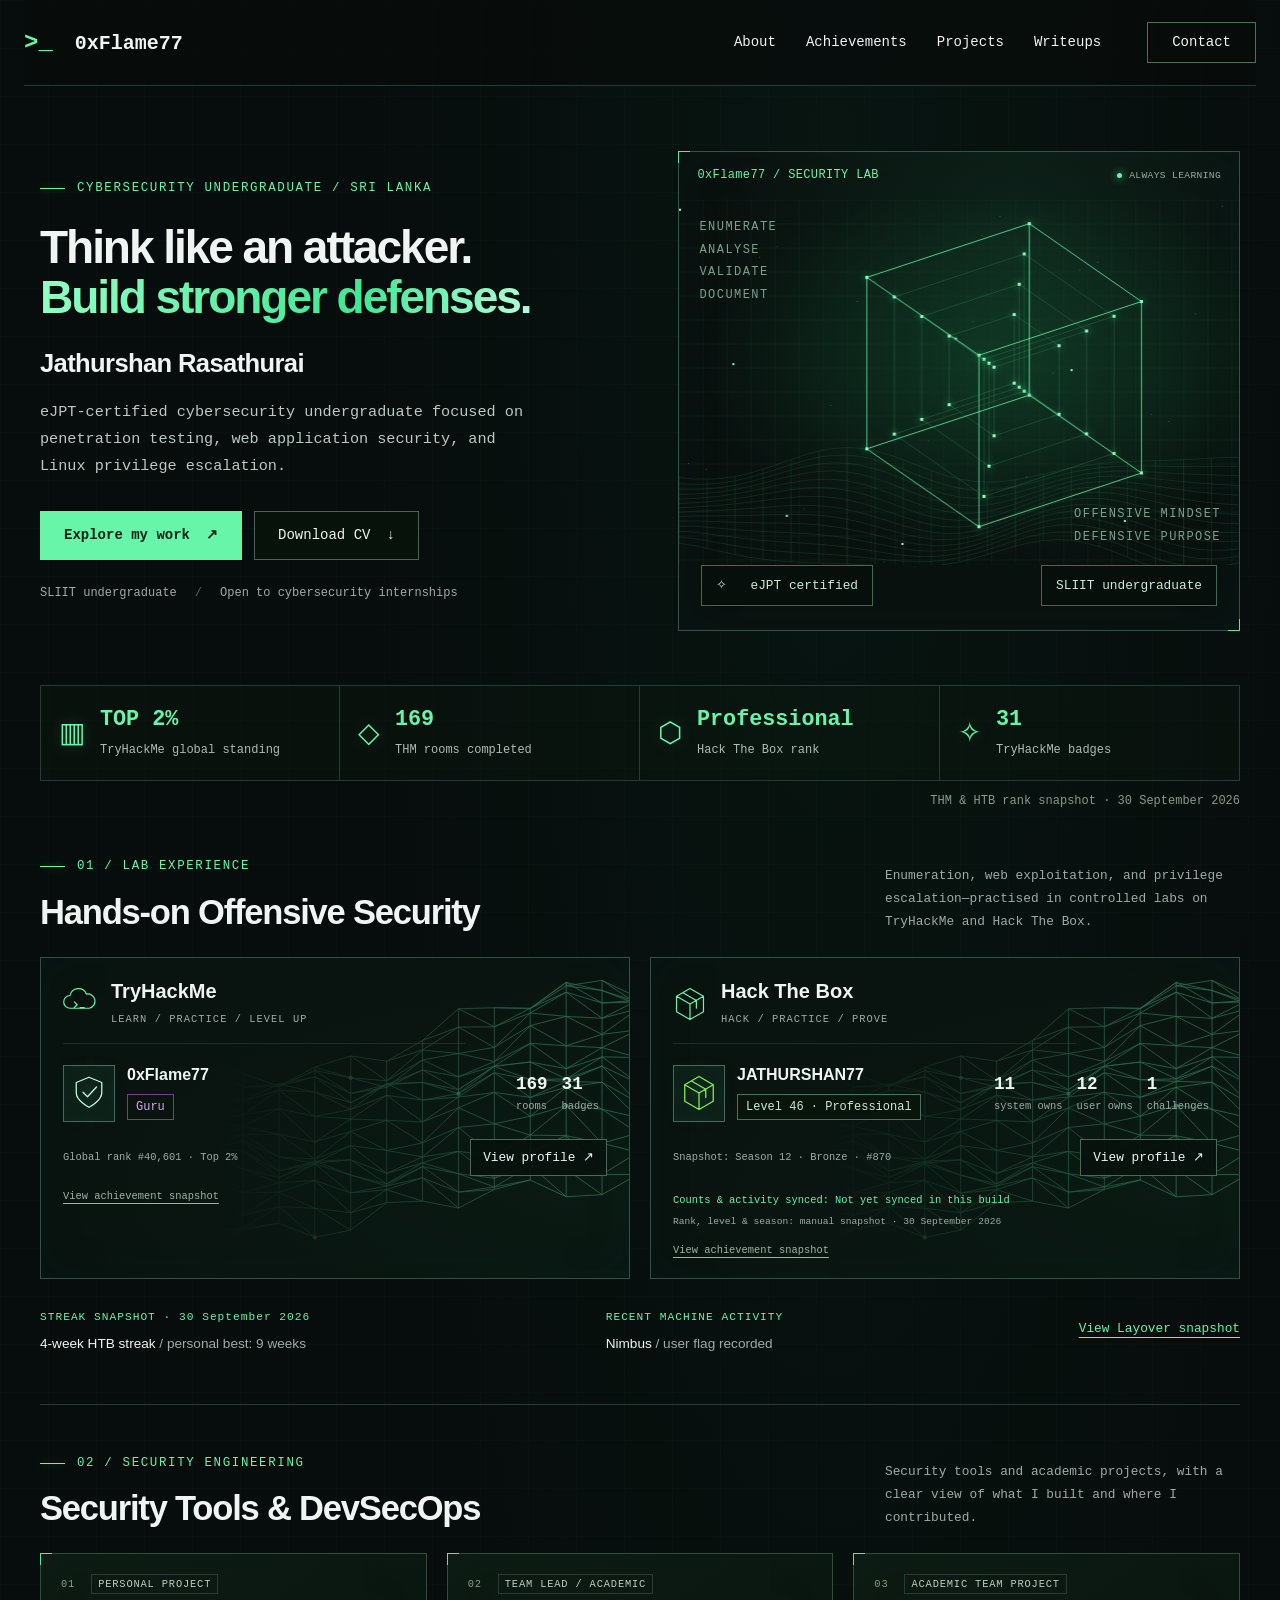
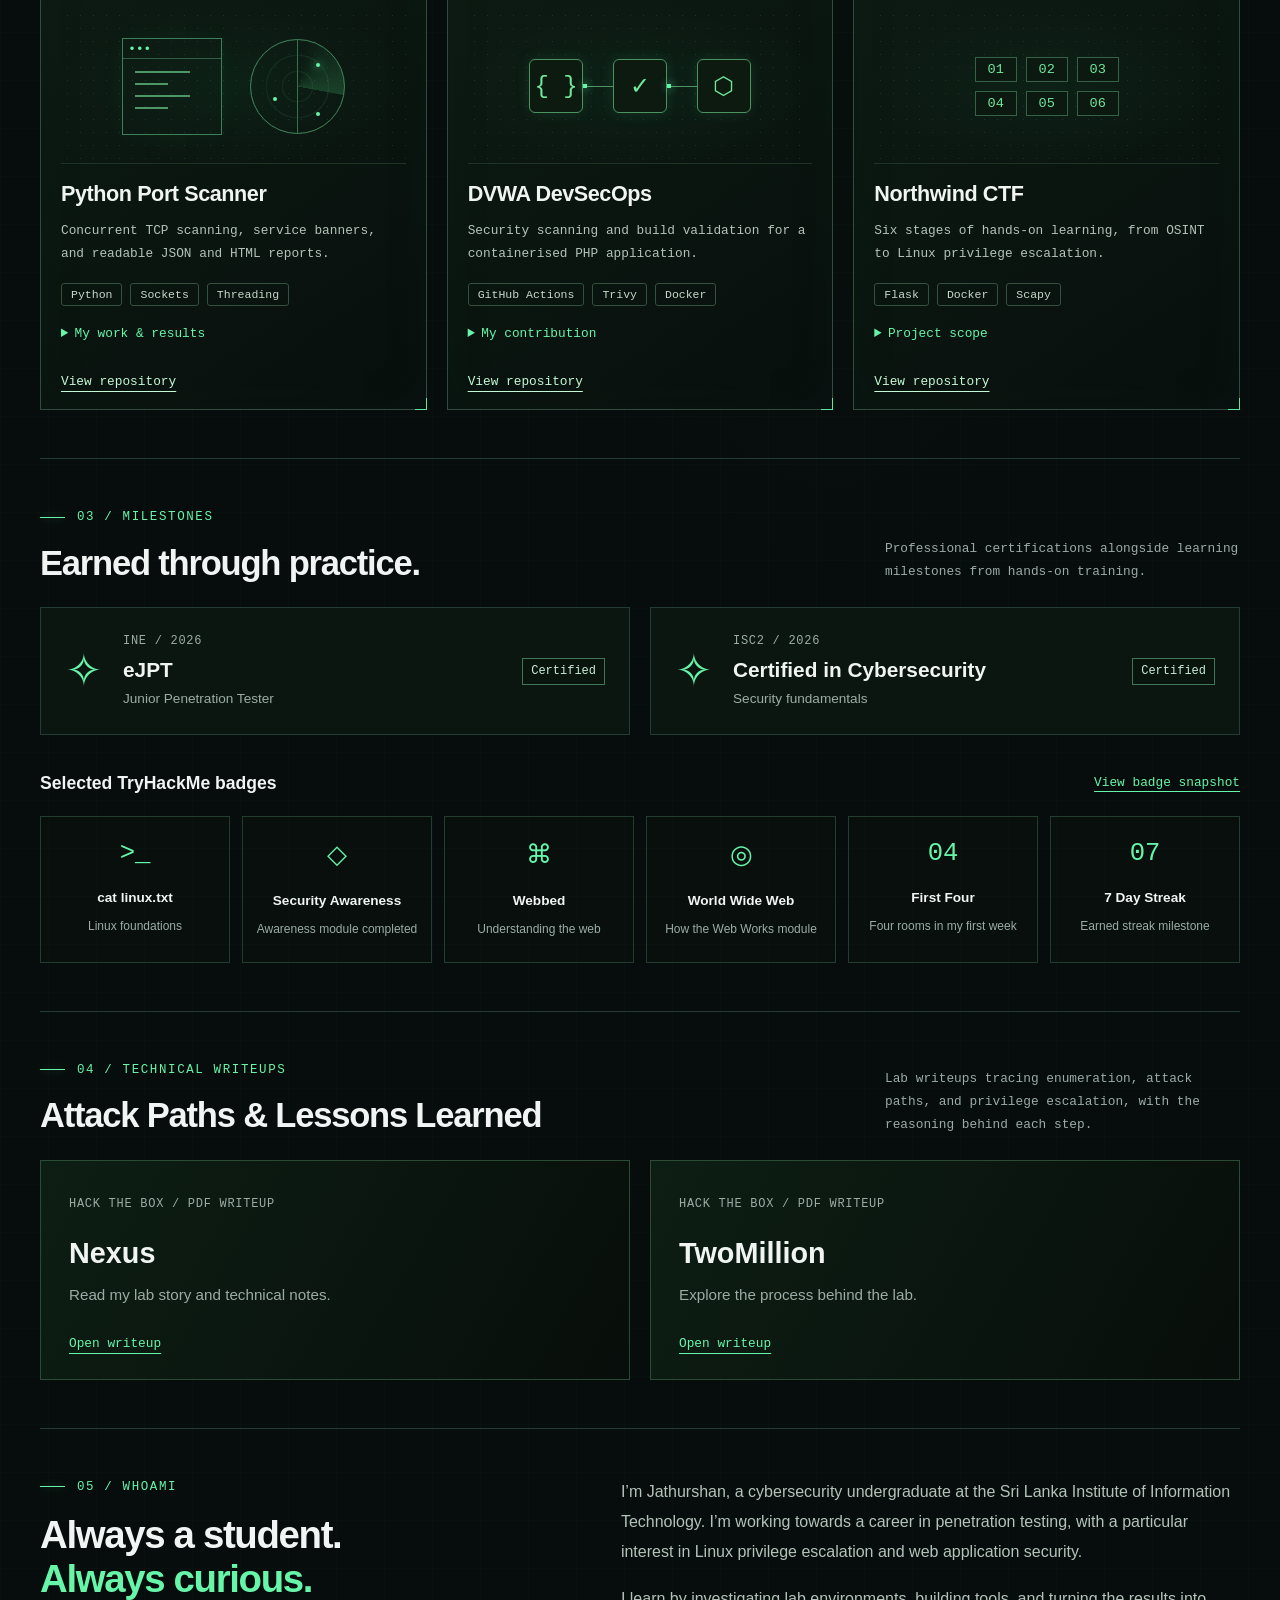
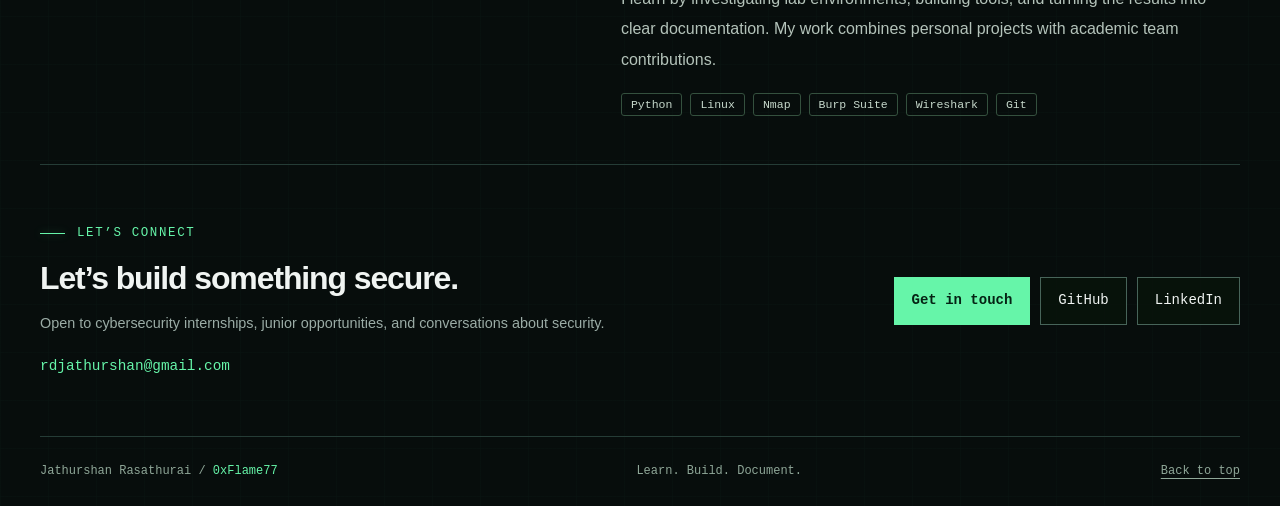
<file: site/index.html>
<!doctype html>
<html lang="en"><head><meta charset="utf-8"><meta name="viewport" content="width=device-width, initial-scale=1"><meta name="theme-color" content="#070d0c"><title>0xFlame77 | Jathurshan Rasathurai — Cybersecurity Portfolio</title><meta name="description" content="Jathurshan Rasathurai: eJPT-certified cybersecurity undergraduate. Explore Hack The Box and TryHackMe achievements, security tools, DevSecOps projects and writeups."><link rel="icon" href="favicon.svg" type="image/svg+xml"><link rel="stylesheet" href="style.css?v=4"><script src="app.js?v=3" defer></script></head>
<body><div class="scroll-progress" aria-hidden="true"></div><a href="#main" class="skip">Skip to content</a>
<header class="header"><a class="brand" href="#home" aria-label="0xFlame77 home"><span class="prompt-mark">&gt;_</span> 0xFlame77</a><button id="menu-button" class="menu-button" aria-expanded="false" aria-controls="navigation">Menu</button><nav id="navigation" aria-label="Main navigation"><a href="#about">About</a><a href="#achievements">Achievements</a><a href="#projects">Projects</a><a href="#writeups">Writeups</a><a href="#contact" class="nav-contact">Contact</a></nav></header>
<main id="main"><section class="hero wrap" id="home"><div class="hero-copy"><p class="eyebrow">CYBERSECURITY UNDERGRADUATE / SRI LANKA</p><h1>Think like an attacker.<br><span>Build stronger defenses.</span></h1><p class="name">Jathurshan Rasathurai</p><p class="intro">eJPT-certified cybersecurity undergraduate focused on penetration testing, web application security, and Linux privilege escalation.</p><div class="actions"><a class="button primary" href="#projects">Explore my work <span aria-hidden="true">↗</span></a><a class="button" href="assets/Jathurshan_Rasathurai_CV.pdf" download>Download CV <span aria-hidden="true">↓</span></a></div><div class="hero-foot"><span>SLIIT undergraduate</span><span>Open to cybersecurity internships</span></div></div><div class="lab-panel"><div class="panel-top"><span>0xFlame77 / SECURITY LAB</span><span class="lab-status"><i></i> ALWAYS LEARNING</span></div><div class="network-art" aria-hidden="true"><canvas id="network"></canvas><span class="art-note">ENUMERATE<br>ANALYSE<br>VALIDATE<br>DOCUMENT</span><span class="art-caption">OFFENSIVE MINDSET<br>DEFENSIVE PURPOSE</span></div><div class="hero-credentials"><span>✧ &nbsp; eJPT certified</span><span>SLIIT undergraduate</span></div></div></section>
<section class="stats wrap" aria-label="Achievement highlights"><div><span class="stat-symbol" aria-hidden="true">▥</span><p><strong>TOP 2%</strong><span>TryHackMe global standing</span></p></div><div><span class="stat-symbol" aria-hidden="true">◇</span><p><strong>169</strong><span>THM rooms completed</span></p></div><div><span class="stat-symbol" aria-hidden="true">⬡</span><p><strong>Professional</strong><span>Hack The Box rank</span></p></div><div><span class="stat-symbol" aria-hidden="true">✧</span><p><strong>31</strong><span>TryHackMe badges</span></p></div></section><p class="snapshot wrap">THM &amp; HTB rank snapshot · 30 September 2026</p>
<section id="achievements" class="section wrap"><div class="section-heading"><div><p class="eyebrow">01 / LAB EXPERIENCE</p><h2>Hands-on Offensive Security</h2></div><p>Enumeration, web exploitation, and privilege escalation—practised in controlled labs on TryHackMe and Hack The Box.</p></div><div class="platform-grid"><article class="platform-card"><div class="platform-heading"><span class="platform-icon"><svg viewBox="0 0 48 50" fill="none" stroke="currentColor" stroke-width="1.7" stroke-linecap="round" stroke-linejoin="round" aria-hidden="true"><path d="M10 31a9 9 0 0 1 0-18 12 12 0 0 1 23-2 10 10 0 1 1 4 20H10Z"/><path d="m16 22 4 4-4 4m8 0h6"/></svg></span><div><h3>TryHackMe</h3><p class="micro">LEARN / PRACTICE / LEVEL UP</p></div></div><div class="profile-row"><div class="profile-identity"><span class="profile-emblem"><svg viewBox="0 0 48 50" fill="none" stroke="currentColor" stroke-width="1.7" stroke-linecap="round" stroke-linejoin="round" aria-hidden="true"><path d="m24 4 17 7v14c0 10-17 19-17 19S7 35 7 25V11Z"/><path d="m16 24 6 6 12-13"/></svg></span><div><h4>0xFlame77</h4><span class="rank purple">Guru</span></div></div><div class="profile-metrics"><strong>169 <span>rooms</span></strong><strong>31 <span>badges</span></strong></div></div><div class="platform-bottom"><span>Global rank #40,601 · Top 2%</span><a class="small-button" href="https://tryhackme.com/p/0xFlame77" target="_blank" rel="noopener noreferrer">View profile <span aria-hidden="true">↗</span></a></div><button class="evidence-link" data-evidence="tryhackme-profile.png" data-title="TryHackMe profile · 30 September 2026">View achievement snapshot</button></article><article class="platform-card"><div class="platform-heading"><span class="platform-icon cube-icon"><svg viewBox="0 0 48 50" fill="none" stroke="currentColor" stroke-width="1.7" stroke-linecap="round" stroke-linejoin="round" aria-hidden="true"><path d="m24 3 19 11v22L24 47 5 36V14Z M5 14l19 11 19-11M24 25v22M14 9l19 11v11"/></svg></span><div><h3>Hack The Box</h3><p class="micro">HACK / PRACTICE / PROVE</p></div></div><div class="profile-row"><div class="profile-identity"><span class="profile-emblem htb-emblem"><svg viewBox="0 0 48 50" fill="none" stroke="currentColor" stroke-width="1.7" stroke-linecap="round" stroke-linejoin="round" aria-hidden="true"><path d="m24 3 19 11v22L24 47 5 36V14Z M5 14l19 11 19-11M24 25v22M14 9l19 11v11"/></svg></span><div><h4>JATHURSHAN77</h4><span class="rank">Level 46 · Professional</span></div></div><div class="profile-metrics"><strong>11 <span>system owns</span></strong><strong>12 <span>user owns</span></strong><strong>1 <span>challenges</span></strong></div></div><div class="platform-bottom"><span>Snapshot: Season 12 · Bronze · #870</span><a class="small-button" href="https://app.hackthebox.com/users/2170950" target="_blank" rel="noopener noreferrer">View profile <span aria-hidden="true">↗</span></a></div><p class="sync-status">Counts &amp; activity synced: Not yet synced in this build</p><p class="sync-note">Rank, level &amp; season: manual snapshot · 30 September 2026</p><button class="evidence-link" data-evidence="htb-profile.png" data-title="Hack The Box profile · 30 September 2026">View achievement snapshot</button></article></div><div class="achievement-details"><div><span class="green mono">STREAK SNAPSHOT · 30 September 2026</span><p>4-week HTB streak <span class="muted">/ personal best: 9 weeks</span></p></div><div><span class="green mono">RECENT MACHINE ACTIVITY</span><p>Nimbus <span class="muted">/ user flag recorded</span></p></div><button class="text-button" data-evidence="htb-layover.png" data-title="Layover completion activity">View Layover snapshot</button></div></section>
<section id="projects" class="section wrap"><div class="section-heading"><div><p class="eyebrow">02 / SECURITY ENGINEERING</p><h2>Security Tools &amp; DevSecOps</h2></div><p>Security tools and academic projects, with a clear view of what I built and where I contributed.</p></div><div class="project-grid"><article class="project-card"><div class="project-label"><span>01</span><span>PERSONAL PROJECT</span></div><div class="project-art scanner-art" aria-hidden="true"><div class="code-lines"><i></i><i></i><i></i><i></i></div><div class="radar"><i></i></div></div><h3>Python Port Scanner</h3><p>Concurrent TCP scanning, service banners, and readable JSON and HTML reports.</p><div class="tags"><span>Python</span><span>Sockets</span><span>Threading</span></div><details><summary>My work &amp; results</summary><p>Built a TCP connect scanner with configurable workers, timeouts, and port ranges. Added banner grabbing for SSH, FTP, SMTP, HTTP, and HTTPS.</p><p>A documented localhost test scanned 10,000 ports in 2.88 seconds. Performance depends on the target and environment.</p></details><a class="project-link" href="https://github.com/JATHURSHAN-R/py-port-scanner" target="_blank" rel="noopener noreferrer">View repository</a></article><article class="project-card"><div class="project-label"><span>02</span><span>TEAM LEAD / ACADEMIC</span></div><div class="project-art pipeline-art" aria-hidden="true"><span>{ }</span><i></i><span>✓</span><i></i><span>⬡</span></div><h3>DVWA DevSecOps</h3><p>Security scanning and build validation for a containerised PHP application.</p><div class="tags"><span>GitHub Actions</span><span>Trivy</span><span>Docker</span></div><details><summary>My contribution</summary><p>Lead a four-member academic team. My scope covers SQL injection remediation, platform integration, build validation, and container scanning.</p><p>The shared workflow includes Semgrep, Composer audit, Gitleaks, and Trivy. A failing security gate is reported as a finding, not presented as proof of a secure application.</p></details><a class="project-link" href="https://github.com/JATHURSHAN-R/IE3142-DVWA-DevSecOps" target="_blank" rel="noopener noreferrer">View repository</a></article><article class="project-card"><div class="project-label"><span>03</span><span>ACADEMIC TEAM PROJECT</span></div><div class="project-art stages-art" aria-hidden="true"><span>01</span><span>02</span><span>03</span><span>04</span><span>05</span><span>06</span></div><h3>Northwind CTF</h3><p>Six stages of hands-on learning, from OSINT to Linux privilege escalation.</p><div class="tags"><span>Flask</span><span>Docker</span><span>Scapy</span></div><details><summary>Project scope</summary><p>Contributed to a team learning environment covering OSINT, steganography, web security, cryptography, packet analysis, and Linux security.</p><p>Challenge components are documented in the repository. Full event deployment and CTFd configuration are separate validation steps.</p></details><a class="project-link" href="https://github.com/JATHURSHAN-R/northwind-ctf" target="_blank" rel="noopener noreferrer">View repository</a></article></div></section>
<section class="section wrap" id="credentials"><div class="section-heading"><div><p class="eyebrow">03 / MILESTONES</p><h2>Earned through practice.</h2></div><p>Professional certifications alongside learning milestones from hands-on training.</p></div><div class="credentials"><article><span class="credential-icon" aria-hidden="true">✧</span><div><p class="micro">INE / 2026</p><h3>eJPT</h3><p>Junior Penetration Tester</p></div><span class="rank">Certified</span></article><article><span class="credential-icon" aria-hidden="true">✧</span><div><p class="micro">ISC2 / 2026</p><h3>Certified in Cybersecurity</h3><p>Security fundamentals</p></div><span class="rank">Certified</span></article></div><div class="badge-top"><h3>Selected TryHackMe badges</h3><button class="text-button" data-evidence="thm-badges.png" data-title="Earned TryHackMe badges">View badge snapshot</button></div><div class="badge-grid"><article><span aria-hidden="true">&gt;_</span><h4>cat linux.txt</h4><p>Linux foundations</p></article><article><span aria-hidden="true">◇</span><h4>Security Awareness</h4><p>Awareness module completed</p></article><article><span aria-hidden="true">⌘</span><h4>Webbed</h4><p>Understanding the web</p></article><article><span aria-hidden="true">◎</span><h4>World Wide Web</h4><p>How the Web Works module</p></article><article><span aria-hidden="true">04</span><h4>First Four</h4><p>Four rooms in my first week</p></article><article><span aria-hidden="true">07</span><h4>7 Day Streak</h4><p>Earned streak milestone</p></article></div></section>
<section class="section wrap" id="writeups"><div class="section-heading"><div><p class="eyebrow">04 / TECHNICAL WRITEUPS</p><h2>Attack Paths &amp; Lessons Learned</h2></div><p>Lab writeups tracing enumeration, attack paths, and privilege escalation, with the reasoning behind each step.</p></div><div class="writeup-grid"><a class="writeup-card" href="https://github.com/JATHURSHAN-R/cybersecurity-writeups/blob/main/HTB/Nexus_Story.pdf" target="_blank" rel="noopener noreferrer"><span class="micro green">HACK THE BOX / PDF WRITEUP</span><h3>Nexus</h3><p>Read my lab story and technical notes.</p><span class="read-label">Open writeup</span></a><a class="writeup-card" href="https://github.com/JATHURSHAN-R/cybersecurity-writeups/blob/main/HTB/TwoMillion_Story.pdf" target="_blank" rel="noopener noreferrer"><span class="micro green">HACK THE BOX / PDF WRITEUP</span><h3>TwoMillion</h3><p>Explore the process behind the lab.</p><span class="read-label">Open writeup</span></a></div></section>
<section class="section wrap about" id="about"><div><p class="eyebrow">05 / WHOAMI</p><h2>Always a student.<br><span class="green">Always curious.</span></h2></div><div><p>I’m Jathurshan, a cybersecurity undergraduate at the Sri Lanka Institute of Information Technology. I’m working towards a career in penetration testing, with a particular interest in Linux privilege escalation and web application security.</p><p>I learn by investigating lab environments, building tools, and turning the results into clear documentation. My work combines personal projects with academic team contributions.</p><div class="tags"><span>Python</span><span>Linux</span><span>Nmap</span><span>Burp Suite</span><span>Wireshark</span><span>Git</span></div></div></section>
<section class="contact wrap" id="contact"><div><p class="eyebrow">LET’S CONNECT</p><h2>Let’s build something secure.</h2><p>Open to cybersecurity internships, junior opportunities, and conversations about security.</p><a class="email" href="mailto:rdjathurshan@gmail.com">rdjathurshan@gmail.com</a></div><div class="contact-links"><a class="button primary" href="mailto:rdjathurshan@gmail.com">Get in touch</a><a class="button" href="https://github.com/JATHURSHAN-R" target="_blank" rel="noopener noreferrer">GitHub</a><a class="button" href="https://www.linkedin.com/in/jathurshan-rasathurai" target="_blank" rel="noopener noreferrer">LinkedIn</a></div></section></main><footer class="wrap"><span>Jathurshan Rasathurai / <span class="green">0xFlame77</span></span><span>Learn. Build. Document.</span><a href="#home">Back to top</a></footer>
<dialog id="evidence-dialog"><div class="dialog-heading"><h2 id="evidence-title">Achievement snapshot</h2><button id="close-dialog" class="small-button">Close</button></div><img id="evidence-image" alt=""><p class="micro">User-provided profile evidence · September 2026</p></dialog>
</body></html>
</file>
<file: site/style.css>
:root{color-scheme:dark;--bg:#070d0c;--panel:#0b1413;--line:#253c36;--green:#66f5a9;--muted:#9baca6;--white:#f0f4f2;--mono:ui-monospace,SFMono-Regular,Consolas,'Liberation Mono',monospace}*{box-sizing:border-box}html{scroll-behavior:smooth;scroll-padding-top:100px}body{margin:0;color:var(--white);background:var(--bg);font-family:Arial,Helvetica,sans-serif;line-height:1.65;font-size:16px;background-image:linear-gradient(#16322719 1px,transparent 1px),linear-gradient(90deg,#16322719 1px,transparent 1px);background-size:64px 64px}a{color:inherit;text-decoration:none}button,input{font:inherit}button,a,input,summary{-webkit-tap-highlight-color:transparent}button{cursor:pointer}button:focus-visible,a:focus-visible,input:focus-visible,summary:focus-visible{outline:2px solid var(--green);outline-offset:5px}button{color:inherit}h1,h2,h3,h4,p{margin:0}h1,h2,h3,h4{line-height:1.15}h1{font-size:clamp(2.5rem,4.3vw,4.65rem);letter-spacing:-.045em;font-weight:800;margin:24px 0 20px}h1 span{color:var(--green)}h2{font-size:clamp(2rem,3vw,2.85rem);letter-spacing:-.035em}h3{font-size:1.35rem}h4{font-size:1.1rem}button{background:none;border:0}.wrap{width:min(1240px,calc(100% - 80px));margin-inline:auto}.green{color:var(--green)}.muted{color:var(--muted)}.mono,.micro,.eyebrow,.small-button,.button{font-family:var(--mono)}.micro{font-size:.75rem;letter-spacing:.06em;color:var(--muted)}.eyebrow{font-size:.78rem;color:var(--green);letter-spacing:.13em;margin-bottom:16px}.header{width:min(1320px,calc(100% - 48px));margin:auto;display:flex;align-items:center;justify-content:space-between;min-height:86px;border-bottom:1px solid var(--line);gap:24px}.brand{font-family:var(--mono);font-size:1.25rem;font-weight:700;white-space:nowrap}.prompt-mark{color:var(--green);font-size:1.5rem;margin-right:10px}nav{display:flex;gap:30px;align-items:center;font-family:var(--mono);font-size:.875rem}nav a:hover{color:var(--green)}.nav-contact{border:1px solid #47715d;padding:8px 24px;margin-left:16px}.menu-button{display:none}.hero{display:grid;grid-template-columns:1.08fr 1fr;gap:44px;align-items:center;padding-block:65px 54px}.name{font-size:1.6rem;font-weight:700;letter-spacing:-.025em;margin-bottom:14px}.intro{font-family:var(--mono);font-size:.95rem;line-height:1.8;color:#bbc9c2;max-width:500px}.actions{display:flex;gap:12px;margin-top:30px;flex-wrap:wrap}.button{display:inline-flex;justify-content:center;align-items:center;gap:16px;font-size:.875rem;padding:12px 23px;border:1px solid #476459;min-height:48px;transition:background .2s,transform .2s}.button:hover{background:#173126;transform:translateY(-2px)}.primary{background:var(--green);color:#052314;border-color:var(--green);font-weight:700}.primary:hover{background:#91ffc4}.hero-foot{display:flex;flex-wrap:wrap;gap:10px 18px;font-family:var(--mono);font-size:.75rem;color:var(--muted);margin-top:24px}.hero-foot span+span:before{content:'/';margin-right:18px;color:#46715b}.lab-panel{border:1px solid #325345;position:relative;background:radial-gradient(ellipse at 60% 20%,#12382870,transparent 60%),#09110f}.panel-top{padding:14px 18px;display:flex;justify-content:space-between;font-family:var(--mono);font-size:.75rem;color:var(--green);letter-spacing:.03em}.network-art{position:relative;height:220px;overflow:hidden}canvas{width:100%;height:100%;display:block}.art-note,.art-caption{position:absolute;font: .65rem/1.9 var(--mono);letter-spacing:.12em;color:#78a28e;pointer-events:none}.art-note{top:16px;left:20px}.art-caption{bottom:16px;right:18px}.stats{display:grid;grid-template-columns:repeat(4,1fr);border-block:1px solid var(--line);background:#0d1a1155}.stats>div{display:flex;gap:15px;align-items:center;padding:24px 20px;border-right:1px solid var(--line)}.stats>div:first-child{border-left:1px solid var(--line)}.stat-symbol{color:var(--green);font-size:1.75rem}.stats strong{display:block;font:700 clamp(1.1rem,1.7vw,1.75rem)/1.25 var(--mono);color:var(--green)}.stats p>span{display:block;font: .75rem/1.6 var(--mono);color:#abbdb2;margin-top:8px}.snapshot{text-align:right;color:#839b8e;font:.75rem var(--mono);margin-top:13px}.section{padding-block:65px;border-bottom:1px solid var(--line)}.section-heading{display:flex;justify-content:space-between;align-items:flex-end;gap:30px;margin-bottom:30px}.section-heading>p{max-width:400px;color:var(--muted);font-size:.9rem;line-height:1.7}.platform-grid,.writeup-grid{display:grid;grid-template-columns:repeat(2,1fr);gap:20px}.platform-card{border:1px solid #345044;padding:26px;background:radial-gradient(ellipse at 100% 0%,#0c4b2933,transparent 65%),#0b1411}.platform-heading{display:flex;align-items:center;gap:14px}.platform-icon{font-size:2.5rem;color:var(--green);line-height:1}.platform-heading .micro{margin-top:8px}.profile-row{display:flex;justify-content:space-between;gap:20px;margin:28px 0 22px}.rank{display:inline-block;font: .75rem/1.4 var(--mono);border:1px solid #427658;padding:4px 8px;color:#c9ecd4;margin-top:9px}.purple{color:#d0a7f3;border-color:#72428e;background:#49226733}.profile-metrics{display:flex;gap:18px;align-items:center}.profile-metrics strong{font:700 1.25rem var(--mono)}.profile-metrics span{font: .75rem var(--mono);display:block;color:var(--muted);margin-top:6px}.platform-bottom{display:flex;justify-content:space-between;gap:12px;align-items:center}.platform-bottom>span{font:.75rem/1.6 var(--mono);color:var(--muted)}.small-button{display:inline-block;border:1px solid #496a58;padding:7px 12px;font-size:.8rem;white-space:nowrap}.small-button:hover{background:#173b25}.evidence-link{display:block;color:#9ab4a4;font:.75rem var(--mono);padding:0;margin-top:18px;text-decoration:underline;text-underline-offset:4px}.evidence-link:hover{color:var(--green)}.achievement-details{display:flex;justify-content:space-between;gap:24px;padding-top:23px;align-items:center}.achievement-details .mono{font-size:.7rem;letter-spacing:.09em}.achievement-details p{font-size:.85rem;margin-top:5px}.text-button{color:var(--green);font:.8rem var(--mono);padding:8px 0;text-decoration:underline;text-underline-offset:5px}.project-grid{display:grid;grid-template-columns:repeat(3,1fr);gap:20px}.project-card{padding:22px;border:1px solid #314b3d;background:linear-gradient(145deg,#0d1b13,#080f0d);display:flex;flex-direction:column;transition:border-color .2s}.project-card:hover{border-color:#6aa481}.project-label{display:flex;gap:16px;font:.65rem var(--mono);letter-spacing:.08em;color:#bbcec1;align-items:center}.project-label span:first-child{color:#829d8c}.project-label span+span{border:1px solid var(--line);padding:3px 6px}.project-card h3{margin-bottom:12px;letter-spacing:-.02em}.project-card>p{font-size:.9rem;color:#b4c3ba;line-height:1.7}.tags{display:flex;flex-wrap:wrap;gap:8px;margin-top:18px}.tags span{font:.72rem var(--mono);padding:4px 9px;border:1px solid #34503e;border-radius:3px;color:#c6d8cb}.project-art{height:132px;margin:15px 0 18px;display:flex;align-items:center;justify-content:center;position:relative;border-bottom:1px solid #203426;background-image:radial-gradient(#42694b55 .8px,transparent .8px);background-size:13px 13px;color:#72e79c}.code-lines{width:100px;border:1px solid #3c8057;padding:15px 12px;margin-right:28px}.code-lines i{display:block;height:2px;background:#4d9766;margin:10px 0;width:75%}.code-lines i:nth-child(even){width:45%}.radar{width:95px;height:95px;border:1px solid #43845a;border-radius:50%;background:repeating-radial-gradient(transparent 0 14px,#2e644333 15px 16px);position:relative}.radar:before{content:'';position:absolute;inset:0;background:conic-gradient(from 10deg,transparent 0deg,#5ae88a30 90deg,transparent 91deg);border-radius:50%}.radar i{position:absolute;left:50%;top:0;width:1px;height:100%;background:#377447}.pipeline-art span{border:1px solid #4b9260;border-radius:6px;width:54px;height:54px;display:grid;place-items:center;font:1.5rem var(--mono);background:#0c1a10}.pipeline-art i{height:1px;background:#4d9560;width:30px}.stages-art{display:grid;grid-template-columns:repeat(3,42px);gap:9px;align-content:center}.stages-art span{border:1px solid #356242;padding:4px 7px;font:.85rem var(--mono);text-align:center;background:#0b1910}details{margin-block:20px}summary{font:.8rem var(--mono);color:var(--green);cursor:pointer;min-height:28px}details p{font-size:.85rem;color:#a8bbad;margin-top:13px}.project-link{font:.8rem var(--mono);color:#c5f9d5;text-decoration:underline;text-underline-offset:6px;margin-top:auto;align-self:flex-start}.credentials{display:grid;grid-template-columns:1fr 1fr;gap:20px}.credentials article{display:flex;align-items:center;gap:20px;border:1px solid var(--line);padding:24px;background:#0c1611}.credential-icon{font-size:2.8rem;color:var(--green)}.credentials h3{font-size:1.3rem;margin:6px 0}.credentials p:not(.micro){font-size:.85rem;color:var(--muted)}.credentials .rank{margin:0 0 0 auto}.badge-top{display:flex;justify-content:space-between;gap:16px;align-items:center;margin:32px 0 18px}.badge-top h3{font-size:1.1rem}.badge-grid{display:grid;grid-template-columns:repeat(6,1fr);gap:12px}.badge-grid article{border:1px solid #223c2d;padding:22px 12px;text-align:center;background:#101c133d}.badge-grid article>span{display:block;font:1.6rem var(--mono);color:var(--green);margin-bottom:20px}.badge-grid h4{font-size:.85rem;line-height:1.4}.badge-grid p{font-size:.75rem;line-height:1.6;color:var(--muted);margin-top:10px}.writeup-card{padding:28px;border:1px solid #2b4b35;background:linear-gradient(120deg,#0d1e14,#080e0b)}.writeup-card:hover{border-color:var(--green)}.writeup-card h3{font-size:1.8rem;margin:22px 0 12px}.writeup-card p{color:var(--muted);font-size:.95rem}.read-label{display:block;font:.8rem var(--mono);color:var(--green);margin-top:28px;text-decoration:underline;text-underline-offset:6px}.about{display:grid;grid-template-columns:1fr 1.2fr;gap:65px}.about>div>p:not(.eyebrow){color:#b4c3ba;line-height:1.9;margin-bottom:16px}.contact{padding-block:58px;display:flex;align-items:center;justify-content:space-between;gap:36px}.contact h2{font-size:2rem}.contact p:not(.eyebrow){color:var(--muted);font-size:.9rem;margin:16px 0}.email{font: .9rem var(--mono);color:var(--green);overflow-wrap:anywhere}.contact-links{display:flex;gap:10px;flex-wrap:wrap;justify-content:flex-end}.contact-links .button{padding:10px 17px}footer{padding-block:24px;border-top:1px solid var(--line);display:flex;justify-content:space-between;gap:16px;color:#8fa798;font: .75rem/1.7 var(--mono)}footer a{text-decoration:underline;text-underline-offset:4px}dialog{width:min(1100px,calc(100% - 32px));max-height:90vh;color:var(--white);background:#0d1914;border:1px solid #527e61;padding:24px}dialog::backdrop{background:#000d;backdrop-filter:blur(5px)}.dialog-heading{display:flex;justify-content:space-between;align-items:center;gap:15px;margin-bottom:20px}.dialog-heading h2{font:1rem/1.5 var(--mono);letter-spacing:0}dialog img{width:100%;height:auto;display:block}dialog>p{margin-top:16px}.skip{position:fixed;left:16px;top:-100px;background:var(--green);color:#07170e;z-index:100;padding:12px}.skip:focus{top:12px}.sr-only{position:absolute;width:1px;height:1px;overflow:hidden;clip:rect(0,0,0,0);white-space:nowrap}
@media(min-width:1600px){.hero{padding-block:85px 70px}.network-art{height:260px}}@media(max-width:1100px){.wrap{width:calc(100% - 48px)}.hero{gap:26px}.hero-copy .eyebrow{font-size:.7rem}h1{font-size:3.25rem}.stats>div{padding:20px 13px;gap:10px}.stat-symbol{display:none}.project-card{padding:18px}.profile-row{gap:12px}.profile-metrics{gap:12px}.credentials{gap:15px}.credentials article{padding:18px;gap:12px}.credentials .rank{display:none}.badge-grid{grid-template-columns:repeat(3,1fr)}.contact{align-items:flex-start}.contact-links{max-width:300px}.achievement-details{flex-wrap:wrap}}
@media(max-width:800px){.header{min-height:76px;position:relative;flex-wrap:wrap}.menu-button{display:block;font:.85rem var(--mono);border:1px solid var(--line);padding:7px 13px}nav{display:none;flex-basis:100%;padding:0 0 24px;gap:14px;flex-wrap:wrap}nav.open{display:flex}.nav-contact{margin-left:0;padding:4px 10px}.hero{grid-template-columns:1fr;padding-top:40px;gap:32px}.hero h1{font-size:clamp(2.5rem,8vw,4.5rem)}.hero-copy{max-width:600px}.lab-panel{max-width:650px;width:100%}.network-art{height:200px}.stats{grid-template-columns:repeat(2,1fr)}.stats>div{padding:20px;border-bottom:1px solid var(--line)}.stats>div:nth-child(3){border-left:1px solid var(--line)}.stats strong{font-size:1.45rem}.stats>div:nth-child(n+3){border-bottom:0}.section{padding-block:44px}.section-heading{display:block}.section-heading>p{margin-top:20px;max-width:100%}.platform-grid,.credentials,.writeup-grid{grid-template-columns:1fr}.project-grid{grid-template-columns:1fr}.project-art{height:140px}.project-card{padding:26px}.project-card>p{font-size:1rem}.project-label{font-size:.75rem}.about{grid-template-columns:1fr;gap:24px}.contact{flex-direction:column}.contact-links{max-width:100%;justify-content:flex-start}.contact h2{font-size:1.85rem}footer{flex-wrap:wrap}.snapshot{text-align:left;font-size:.7rem}}
@media(max-width:430px){.wrap,.header{width:calc(100% - 32px)}h1{font-size:2.6rem!important}.name{font-size:1.35rem}.hero-foot{line-height:1.6}.hero-foot span+span:before{display:none}.button{padding:11px 16px}.stats strong{font-size:1.15rem}.stats>div{padding:18px 12px}.platform-card{padding:20px}.profile-row{flex-wrap:wrap}.platform-bottom{align-items:flex-start;flex-direction:column}.badge-grid{grid-template-columns:repeat(2,1fr)}.badge-top{align-items:flex-start;flex-direction:column}.credentials h3{font-size:1.1rem}.credential-icon{font-size:2rem}.achievement-details{gap:15px}.terminal{font-size:.75rem}.intro{font-size:.9rem}.section-heading h2{font-size:2rem}.project-label{font-size:.65rem}.dialog-heading{align-items:flex-start}}
@media(prefers-reduced-motion:reduce){html{scroll-behavior:auto}*,*:before,*:after{animation:none!important;transition:none!important}}

/* Original hero composition */
.network-art{height:365px}.hero-credentials{display:flex;justify-content:space-between;gap:14px;margin:0 22px 24px}.hero-credentials span{border:1px solid #3e6c53;padding:10px 14px;font:.8rem/1.5 var(--mono);color:#c9ecd4;text-align:center}.art-note,.art-caption{font-size:.75rem}@media(max-width:800px){.network-art{height:310px}}@media(max-width:430px){.network-art{height:260px}.hero-credentials{margin:0 14px 18px;gap:9px}.hero-credentials span{font-size:.75rem;padding:8px}}

/* Visual depth: local vector landscapes, crisp emblems and gentle motion. */
body{background-image:radial-gradient(ellipse at 65% 6%,#0b493122,transparent 40%),linear-gradient(#16322719 1px,transparent 1px),linear-gradient(90deg,#16322719 1px,transparent 1px);background-size:auto,48px 48px,48px 48px}
.scroll-progress{position:fixed;left:0;top:0;height:2px;width:100%;transform:scaleX(0);transform-origin:left;background:var(--green);box-shadow:0 0 12px var(--green);z-index:100;pointer-events:none}.header{background:#070d0ce8}.hero{gap:32px}.hero h1 span{background:linear-gradient(110deg,#94ffc5,#41e795 65%,#b6ffda);background-clip:text;-webkit-background-clip:text;color:transparent}.eyebrow{display:flex;align-items:center;gap:12px}.eyebrow:before{content:'';width:25px;height:1px;background:var(--green);box-shadow:0 0 8px #66f5a966}.lab-panel,.platform-card,.project-card{box-shadow:inset 0 0 45px #0d35231a;position:relative}.lab-panel:before,.platform-card:before,.project-card:before{content:'';position:absolute;inset:-1px;pointer-events:none;background:linear-gradient(var(--green),var(--green)) top left/12px 1px no-repeat,linear-gradient(var(--green),var(--green)) bottom right/12px 1px no-repeat,linear-gradient(var(--green),var(--green)) top left/1px 12px no-repeat,linear-gradient(var(--green),var(--green)) bottom right/1px 12px no-repeat;opacity:.65}.lab-status{font-size:.6rem;display:flex;gap:7px;align-items:center;color:var(--muted)}.lab-status i{width:5px;height:5px;border-radius:50%;background:var(--green);box-shadow:0 0 8px var(--green);animation:breathe 3s ease-in-out infinite}.network-art{background:radial-gradient(ellipse at 58% 45%,#20bd6320,transparent 65%)}.hero-credentials span{background:#070f0dcc}.platform-card{overflow:hidden;background:#0a1411;transition:transform .3s,border-color .3s,box-shadow .3s}.platform-card:after{content:'';position:absolute;right:-12%;bottom:14%;width:78%;height:75%;background:url('assets/terrain.svg') center/cover no-repeat;opacity:.23;pointer-events:none;mask-image:linear-gradient(90deg,transparent,#000 45%);animation:terrain-drift 12s ease-in-out infinite alternate}.platform-card>*{position:relative;z-index:1}.platform-card:hover{border-color:#65c591;box-shadow:0 12px 45px #0006,inset 0 0 45px #14533122;transform:translateY(-4px)}.platform-card:hover:after{opacity:.4}.platform-icon svg{width:40px;height:44px;display:block}.platform-heading{padding-bottom:20px;border-bottom:1px solid #29463788}.profile-identity{display:flex;align-items:center;gap:14px;min-width:0}.profile-emblem{display:grid;place-items:center;width:58px;height:64px;flex-shrink:0;border:1px solid #436c5a;background:radial-gradient(#66f5a91a,#071310);color:#b8ffda;box-shadow:inset 0 0 12px #53f5a311}.profile-emblem svg{width:36px;height:40px}.htb-emblem{color:#80ef55}.profile-row{align-items:center}.profile-row h4{overflow-wrap:anywhere}.profile-metrics{background:#07110ac9;padding:8px}.project-card{transition:transform .3s,border-color .3s,box-shadow .3s}.project-card:hover{transform:translateY(-5px);box-shadow:0 16px 38px #0006}.project-art{height:160px;background-image:radial-gradient(ellipse,#1d814a19,transparent 75%),radial-gradient(#42694b55 .8px,transparent .8px);background-size:auto,13px 13px}.code-lines{position:relative;padding-top:22px;box-shadow:0 0 24px #40f0800b}.code-lines:before{content:'•••';position:absolute;top:-1px;left:7px;letter-spacing:3px;font-size:13px;color:var(--green)}.code-lines:after{content:'';position:absolute;left:0;right:0;top:19px;border-top:1px solid #315e43}.radar:before{animation:radar-sweep 7s linear infinite}.radar:after{content:'';width:4px;height:4px;border-radius:50%;background:var(--green);position:absolute;top:25%;left:70%;box-shadow:0 0 9px var(--green),-43px 34px 0 #66f5a9,0 49px 0 #66f5a9}.pipeline-art span{box-shadow:0 0 15px #66f5a91a;animation:breathe 4s ease-in-out infinite}.pipeline-art span:nth-of-type(2){animation-delay:1s}.pipeline-art span:nth-of-type(3){animation-delay:2s}.pipeline-art i{position:relative}.pipeline-art i:after{content:'';position:absolute;top:-2px;left:0;width:4px;height:4px;background:var(--green);box-shadow:0 0 8px var(--green);animation:packet 3s linear infinite}.stages-art span{transition:background .3s,box-shadow .3s}.project-card:hover .stages-art span{background:#17432b;box-shadow:0 0 12px #66f5a922}.badge-grid article,.credentials article,.writeup-card{transition:transform .25s,border-color .25s}.badge-grid article:hover,.writeup-card:hover{transform:translateY(-3px);border-color:#66f5a9}.stat-symbol{text-shadow:0 0 16px #66f5a940}.small-button,.button{background-color:#08130bcc}.button.primary{background:var(--green)}.button.primary:hover{box-shadow:0 0 24px #66f5a933;background:#9bffca}.reveal-in{animation:reveal-in .65s ease-out both}nav a[aria-current="location"]{color:var(--green)}
@keyframes radar-sweep{to{transform:rotate(360deg)}}@keyframes breathe{50%{opacity:.55}}@keyframes packet{to{transform:translateX(29px);opacity:.15}}@keyframes terrain-drift{to{transform:translate(-12px,8px)}}@keyframes reveal-in{from{opacity:.3;transform:translateY(18px)}to{opacity:1;transform:translateY(0)}}
@media(max-width:1100px){.profile-row{flex-wrap:wrap}.profile-identity{gap:10px}.profile-metrics{padding-left:0}.platform-card:after{width:95%}}@media(max-width:430px){.lab-status{font-size:.5rem}.platform-card{padding:20px}.profile-row{gap:16px}.profile-emblem{width:48px;height:54px}.platform-card:after{opacity:.17}.hero-credentials span{font-size:.65rem}}
@media(prefers-reduced-motion:reduce){*,*:before,*:after{animation:none!important;transition:none!important}.platform-card:hover,.project-card:hover,.writeup-card:hover,.badge-grid article:hover{transform:none}}

/* Compact editorial spacing and angular artwork from the original concept. */
.hero h1{font-size:clamp(2.3rem,3.6vw,3.6rem);line-height:1.08;max-width:650px}.section-heading h2{font-size:clamp(1.8rem,2.7vw,2.6rem);max-width:740px}.section{padding-block:48px}.section-heading{margin-bottom:24px}.section-heading>p{font: .8rem/1.8 var(--mono);max-width:355px}.platform-card{padding:22px;background:radial-gradient(ellipse at 95% 70%,#13472b22,transparent 70%),#091310}.platform-heading{padding-bottom:15px;max-width:74%}.platform-heading h3{font-size:1.25rem}.platform-heading .micro{font-size:.65rem;letter-spacing:.1em}.platform-icon svg{width:34px;height:38px}.profile-row{margin:21px 0 17px;gap:12px}.profile-identity{gap:12px}.profile-emblem{width:52px;height:57px;box-shadow:inset 0 0 18px #57eda51a,0 0 14px #57eda508}.profile-row h4{font-size:1rem}.profile-metrics{gap:14px;background:transparent}.profile-metrics strong{font-size:1.1rem}.profile-metrics span{font-size:.65rem}.platform-bottom>span{font-size:.65rem}.evidence-link{font-size:.65rem;margin-top:14px}.platform-card:after{right:-15%;bottom:-3%;width:88%;height:96%;opacity:.4;mask-image:linear-gradient(90deg,transparent 3%,#000 68%);background-size:cover;filter:drop-shadow(0 0 3px #49e79020)}.platform-card:hover:after{opacity:.58}.platform-card:before,.project-card:before,.lab-panel:before{opacity:.9}.project-art{height:155px}.project-card{padding:20px}.project-card>p{font:.8rem/1.8 var(--mono)}.stats>div{padding:20px 18px}.rank{background:#09140de8}.small-button{background:#07110de8}.network-art{background:radial-gradient(ellipse at 58% 45%,#20bd632c,transparent 65%)}
@media(max-width:1100px){.platform-heading{max-width:100%}.profile-row{flex-wrap:wrap}.hero h1{font-size:2.8rem}.section-heading{gap:20px}.section-heading>p{max-width:310px}}@media(max-width:800px){.hero h1{font-size:clamp(2.4rem,6.5vw,3.5rem)}.section{padding-block:38px}.section-heading>p{max-width:100%}.platform-card{padding:22px}.profile-row{justify-content:space-between}.platform-card:after{width:80%;opacity:.3}.project-card{padding:24px}}@media(max-width:430px){.hero h1{font-size:2.35rem!important}.profile-metrics{gap:16px}.platform-bottom{flex-direction:row;align-items:center}.platform-bottom>span{max-width:150px}.small-button{font-size:.7rem;padding:7px 9px}.platform-card{padding:18px}.section-heading h2{font-size:1.9rem}}

/* Distinguish API progress from dated profile screenshots. */
.sync-status{font:.65rem/1.7 var(--mono);color:var(--green);margin-top:16px}.sync-note{font:.6rem/1.7 var(--mono);color:var(--muted);margin-top:4px}.platform-card .profile-metrics{flex-wrap:wrap;gap:14px}.platform-card .profile-row{flex-wrap:wrap}.platform-bottom{flex-wrap:wrap}
</file>
